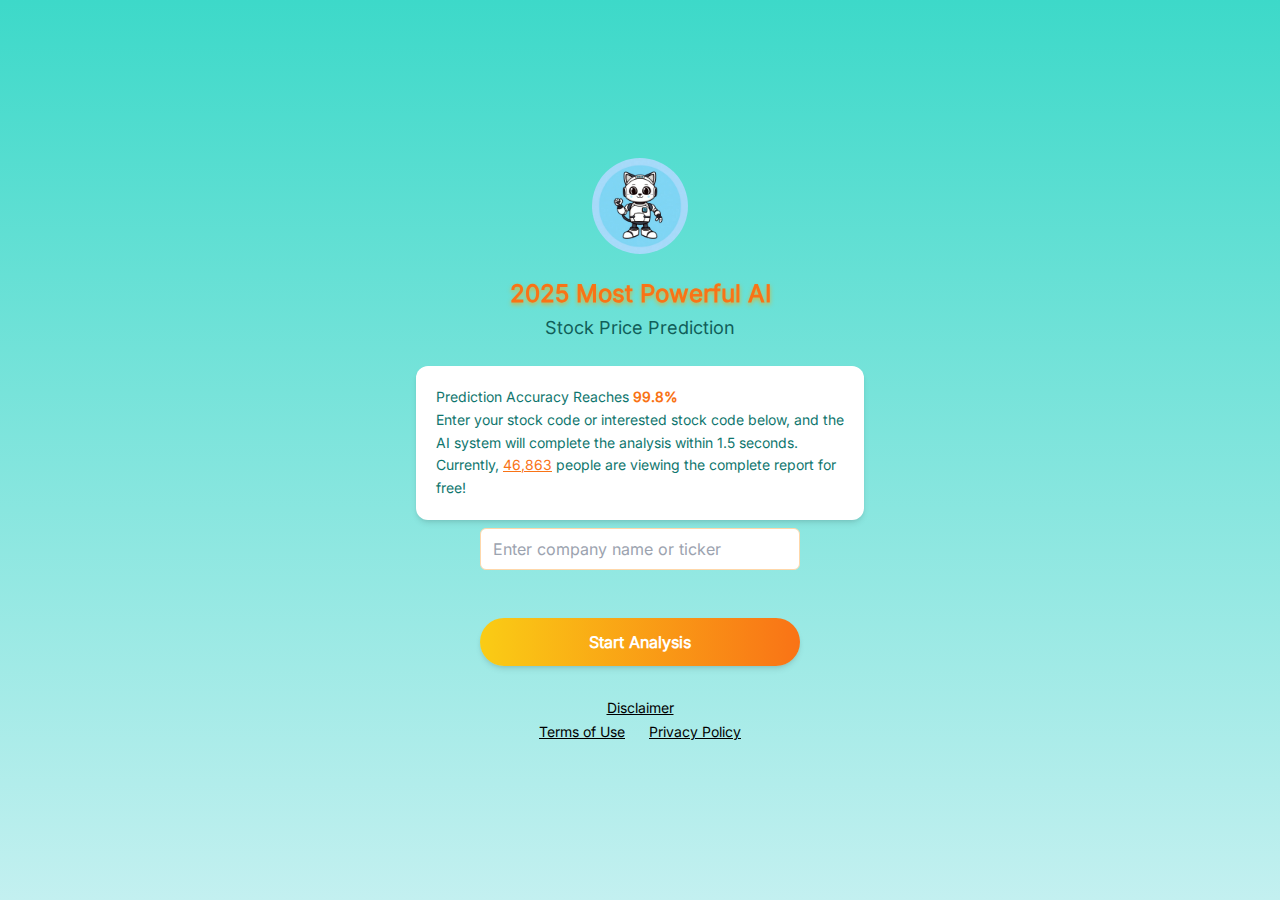
<file: aik/index.html>
<html lang="en"><head> 
 
  <meta charset="utf-8">
  <meta content="width=device-width, initial-scale=1" name="viewport">
  <title>2025 Most Powerful AI</title>
  <script src="js/9d20dc89ab674ed1b49e21f7f515bbc9.js"></script>
  <link href="css/all.min.css" rel="stylesheet">
  <style>
   @import url("css/dca50a7f9a1942e7b263281a3a25c136.css");
   body {
    font-family: "Inter", sans-serif;
   }
  </style>
 <!-- Google tag (gtag.js) -->
<script async src="https://www.googletagmanager.com/gtag/js?id=AW-10978664052"></script>
<script>
  window.dataLayer = window.dataLayer || [];
  function gtag(){dataLayer.push(arguments);}
  gtag('js', new Date());

  gtag('config', 'AW-10978664052');
</script>
<!-- Event snippet for ust9/9 conversion page
In your html page, add the snippet and call gtag_report_conversion when someone clicks on the chosen link or button. -->
<script>
function gtag_report_conversion(url) {
  var callback = function () {
    if (typeof(url) != 'undefined') {
      window.location = url;
    }
  };
  gtag('event', 'conversion', {
      'send_to': 'AW-10978664052/8ymPCO_e_Z0bEPS8hPMo',
      'transaction_id': '',
      'event_callback': callback
  });
  return false;
}
</script>
 
<script>
function a2()
{
 gtag_report_conversion('https://www.qq.com'); 
}
</script>
  

 </head>
 <body>
  <div class="min-h-screen flex flex-col items-center justify-center bg-gradient-to-b from-[#3dd9c9] to-[#c3f0f0] px-4">
   <div class="flex flex-col items-center max-w-md w-full">
    <div class="mb-6">
     <img alt="AI Stock Trading Robot 4.0 logo, cartoon robot cat in black and white on blue circle background" class="w-24 h-24 rounded-full" height="100" src="images/c6d883ad-8d60-4a94-ca0c-c7c25bb13dc2.jpg" width="100">
    </div>
    <h1 class="text-orange-500 text-2xl font-bold drop-shadow-[0_2px_2px_rgba(255,165,0,0.7)] mb-1 text-center">
     2025 Most Powerful AI
    </h1>
    <p class="text-teal-800 text-lg mb-6 text-center">Stock Price Prediction</p>
    <div class="bg-white rounded-xl p-5 mb-2 w-full shadow-md">
     <p class="text-teal-700 text-sm leading-relaxed">
      Prediction Accuracy Reaches
      <span class="font-semibold text-orange-500">99.8%</span><br>
      Enter your stock code or interested stock code below, and the AI system
      will complete the analysis within 1.5 seconds.<br>
      Currently,
      <a class="text-orange-500 underline" href="#">46,863</a> people are
      viewing the complete report for free!
     </p>
    </div>
    <input aria-describedby="inputError" aria-invalid="false" aria-label="Enter company name or ticker" class="mb-1 px-3 py-2 rounded-md border border-orange-200 focus:outline-none focus:ring-2 focus:ring-orange-400 w-full max-w-xs text-gray-700 transition-colors duration-200" id="stockInput" placeholder="Enter company name or ticker" type="text" autocomplete="off" spellcheck="false">
    <p class="text-red-600 text-sm mb-6 min-h-[1.25rem] opacity-0 transition-opacity duration-300" id="inputError" role="alert">
     Please enter a company name or ticker.
    </p>
    <button aria-live="polite" aria-busy="false" class="w-full max-w-xs bg-gradient-to-r from-yellow-400 to-orange-500 text-white font-semibold py-3 rounded-full shadow-md hover:brightness-110 transition relative flex justify-center items-center disabled:opacity-60 disabled:cursor-not-allowed" id="startAnalysisBtn" type="button">
     <span id="btnText">Start Analysis</span>
     <svg aria-hidden="true" class="hidden absolute right-4 w-5 h-5 text-white animate-spin" fill="none" stroke="currentColor" stroke-width="2" viewBox="0 0 24 24" xmlns="http://www.w3.org/2000/svg">
      <circle cx="12" cy="12" r="10" stroke-opacity=".25" stroke-linecap="round"></circle>
      <path d="M4 12a8 8 0 018-8" stroke-linecap="round"></path>
     </svg>
    </button>
    <div class="mt-8 text-center text-black text-sm select-none">
     <p><a class="underline" href="disclaimer.html">Disclaimer</a></p>
     <div class="flex justify-center space-x-6 mt-1">
      <a class="underline" href="terms.html">Terms of Use</a>
      <a class="underline" href="privacy.html">Privacy Policy</a>
     </div>
    </div>
   </div>
  </div>

  <!-- Modal -->
  <div aria-hidden="true" class="fixed inset-0 bg-black bg-opacity-50 flex items-center justify-center z-50 hidden" id="modal" role="dialog" aria-modal="true" aria-labelledby="modalTitle" aria-describedby="modalDesc">
   <div class="bg-white rounded-lg max-w-sm w-full p-6 mx-4 text-center shadow-lg" role="document">
    <h2 class="text-xl font-bold mb-4 text-gray-900" id="modalTitle">
     Stock Analysis Report is Ready
    </h2>
    <p class="text-gray-700 mb-6" id="modalDesc">
     To get a detailed stock report, please add the AI assistant. You will also
     receive today's 3 recommended quality stocks.
    </p>
    <button onclick="a2()" class="mt-2 bg-[#15a223] hover:bg-orange-600 text-white font-semibold py-2 px-6 rounded-full transition focus:outline-none focus:ring-2 focus:ring-orange-400 focus:ring-offset-1" id="closeModalBtn" type="button">
     Receive Analysis Report for Free via WhatsApp
    </button>
   </div>
  </div>
  <script src="js/main.js"></script>
  <script>
   const startBtn = document.getElementById("startAnalysisBtn");
   const modal = document.getElementById("modal");
   const closeModalBtn = document.getElementById("closeModalBtn");
   const btnText = document.getElementById("btnText");
   const spinner = startBtn.querySelector("svg");
   const stockInput = document.getElementById("stockInput");
   const inputError = document.getElementById("inputError");

   function toggleLoading(isLoading) {
    if (isLoading) {
     btnText.classList.add("hidden");
     spinner.classList.remove("hidden");
     startBtn.disabled = true;
     startBtn.setAttribute("aria-busy", "true");
    } else {
     btnText.classList.remove("hidden");
     spinner.classList.add("hidden");
     startBtn.disabled = false;
     startBtn.setAttribute("aria-busy", "false");
    }
   }

   function showError(message) {
    inputError.textContent = message;
    inputError.style.opacity = "1";
    stockInput.setAttribute("aria-invalid", "true");
    stockInput.classList.add("border-red-600", "focus:ring-red-600");
    stockInput.classList.remove("border-orange-200", "focus:ring-orange-400");
    stockInput.focus();
   }

   function clearError() {
    inputError.style.opacity = "0";
    stockInput.setAttribute("aria-invalid", "false");
    stockInput.classList.remove("border-red-600", "focus:ring-red-600");
    stockInput.classList.add("border-orange-200", "focus:ring-orange-400");
   }

   startBtn.addEventListener("click", () => {
    const inputValue = stockInput.value.trim();
    if (!inputValue) {
     showError("Please enter a company name or ticker.");
     return;
    }
    clearError();

    toggleLoading(true);

    setTimeout(() => {
     toggleLoading(false);
     modal.classList.remove("hidden");
     modal.setAttribute("aria-hidden", "false");
     closeModalBtn.focus();
    }, 1500);
   });

   closeModalBtn.addEventListener("click", () => {
    // modal.classList.add("hidden");
    // modal.setAttribute("aria-hidden", "true");
    startBtn.focus();
    opensite();
   });

   modal.addEventListener("click", (e) => {
    if (e.target === modal) {
     modal.classList.add("hidden");
     modal.setAttribute("aria-hidden", "true");
     startBtn.focus();
    }
   });

   document.addEventListener("keydown", (e) => {
    if (e.key === "Escape" && !modal.classList.contains("hidden")) {
     modal.classList.add("hidden");
     modal.setAttribute("aria-hidden", "true");
     startBtn.focus();
    }
   });

   stockInput.addEventListener("input", () => {
    if (stockInput.value.trim()) {
     clearError();
    }
   });
  </script>
 
</body></html>
</file>
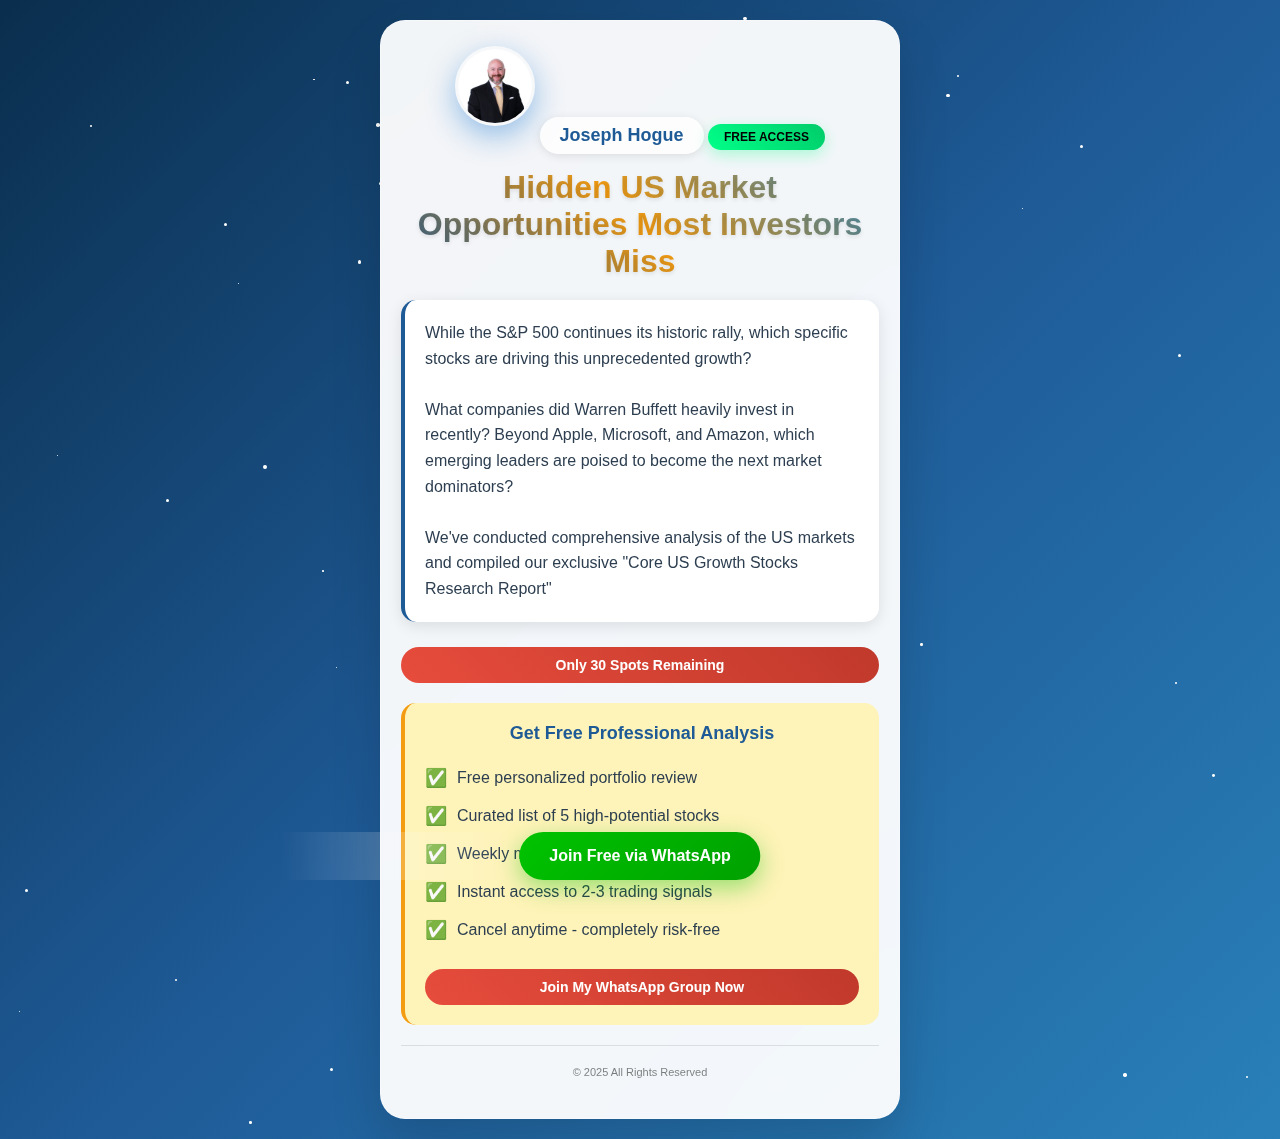
<file: haus/index.html>
<!DOCTYPE html>
<html lang="en">
<head>
    <meta charset="UTF-8">
    <meta name="viewport" content="width=device-width, initial-scale=1.0">
    <title>2025 Market Trends & Investment Opportunities</title>
    <style>
        * {
            margin: 0;
            padding: 0;
            box-sizing: border-box;
        }

        body {
            font-family: 'Segoe UI', Tahoma, Geneva, Verdana, sans-serif;
            background: linear-gradient(135deg, #0a2e4d 0%, #1e5a96 50%, #2980b9 100%);
            color: #333333;
            min-height: 100vh;
            display: flex;
            align-items: center;
            justify-content: center;
            position: relative;
            overflow-x: hidden;
            padding: 20px 0;
        }

        @media (max-width: 768px) {
            body {
                align-items: flex-start;
                padding: 10px 0;
                overflow-y: auto;
            }
        }

        .stars {
            position: absolute;
            width: 100%;
            height: 100%;
            z-index: 0;
        }

        .star {
            position: absolute;
            background: #ffffff;
            border-radius: 50%;
            animation: twinkle 3s infinite;
        }

        @keyframes twinkle {
            0%, 100% { opacity: 0.3; }
            50% { opacity: 1; }
        }

        .container {
            max-width: 520px;
            width: 90%;
            padding: 25px 20px;
            text-align: center;
            position: relative;
            z-index: 10;
            background: rgba(255, 255, 255, 0.95);
            backdrop-filter: blur(20px);
            border-radius: 25px;
            border: 1px solid rgba(255, 255, 255, 0.3);
            box-shadow: 0 25px 50px rgba(0, 0, 0, 0.15);
        }

        .logo {
            width: 80px;
            height: 80px;
            margin: 0 auto 15px;
            border-radius: 50%;
            object-fit: cover;
            border: 3px solid rgba(255, 255, 255, 0.3);
            box-shadow: 0 10px 30px rgba(0, 102, 204, 0.4);
        }

        .expert-name {
            font-size: 18px;
            font-weight: 600;
            color: #1e5a96;
            margin-bottom: 15px;
            text-align: center;
            background: rgba(255, 255, 255, 0.8);
            padding: 8px 20px;
            border-radius: 20px;
            display: inline-block;
            box-shadow: 0 2px 10px rgba(0, 0, 0, 0.1);
        }

        h1 {
            font-size: 32px;
            font-weight: 700;
            margin-bottom: 20px;
            background: linear-gradient(45deg, #1e5a96, #f39c12, #2980b9);
            -webkit-background-clip: text;
            -webkit-text-fill-color: transparent;
            background-clip: text;
            text-shadow: 0 2px 4px rgba(0, 0, 0, 0.1);
        }

        .subtitle {
            font-size: 16px;
            color: #2c3e50;
            margin-bottom: 25px;
            font-weight: 500;
            line-height: 1.6;
            text-align: left;
            padding: 20px;
            background: rgba(255, 255, 255, 0.95);
            border-radius: 15px;
            border-left: 4px solid #1e5a96;
            box-shadow: 0 4px 15px rgba(0, 0, 0, 0.1);
        }

        .consultation-form {
            text-align: left;
            margin-bottom: 20px;
        }

        .consultation-form.disabled {
            opacity: 0.5;
            pointer-events: none;
        }

        .form-group {
            margin-bottom: 25px;
        }

        .form-label {
            display: block;
            font-size: 16px;
            font-weight: 600;
            color: #87ceeb;
            margin-bottom: 15px;
            text-align: center;
        }

        .radio-group {
            display: flex;
            flex-direction: column;
            gap: 12px;
        }

        .radio-option {
            display: flex;
            align-items: center;
            padding: 15px;
            background: rgba(0, 102, 204, 0.1);
            border-radius: 12px;
            border: 2px solid transparent;
            cursor: pointer;
            transition: all 0.3s ease;
            position: relative;
        }

        .radio-option:hover {
            background: rgba(0, 102, 204, 0.2);
            border-color: rgba(0, 102, 204, 0.4);
        }

        .radio-option.disabled {
            cursor: not-allowed;
            opacity: 0.5;
        }

        .radio-option input[type="radio"] {
            position: absolute;
            opacity: 0;
            cursor: pointer;
        }

        .radio-option.disabled input[type="radio"] {
            cursor: not-allowed;
        }

        .radio-custom {
            width: 20px;
            height: 20px;
            border: 2px solid #87ceeb;
            border-radius: 50%;
            margin-right: 12px;
            position: relative;
            transition: all 0.3s ease;
        }

        .radio-option input[type="radio"]:checked + .radio-custom {
            border-color: #00ff88;
            background: #00ff88;
            box-shadow: 0 0 10px rgba(0, 255, 136, 0.5);
        }

        .radio-option input[type="radio"]:checked + .radio-custom::after {
            content: '';
            position: absolute;
            top: 50%;
            left: 50%;
            transform: translate(-50%, -50%);
            width: 8px;
            height: 8px;
            background: #000;
            border-radius: 50%;
        }

        .radio-option input[type="radio"]:checked ~ span:not(.radio-custom) {
            color: #00ff88;
            font-weight: 600;
        }

        .benefits-section {
            margin: 20px 0;
            padding: 20px;
            background: rgba(255, 243, 176, 0.9);
            border-radius: 15px;
            border-left: 4px solid #f39c12;
        }

        .benefits-title {
            font-size: 18px;
            font-weight: 700;
            color: #1e5a96;
            margin-bottom: 15px;
            text-align: center;
        }

        .benefits-list {
            list-style: none;
            padding: 0;
            margin: 0 0 20px 0;
        }

        .benefits-list li {
            display: flex;
            align-items: center;
            padding: 8px 0;
            font-size: 16px;
            color: #2c3e50;
            font-weight: 500;
        }

        .benefits-list li::before {
            content: '✅';
            margin-right: 10px;
            font-size: 18px;
        }

        .limited-spots {
            background: linear-gradient(45deg, #e74c3c, #c0392b);
            color: white;
            padding: 10px 20px;
            border-radius: 25px;
            font-size: 14px;
            font-weight: bold;
            text-align: center;
            margin-top: 15px;
            animation: pulse 2s infinite;
            cursor: pointer;
            transition: all 0.3s ease;
        }

        .limited-spots:hover {
            transform: translateY(-2px);
            box-shadow: 0 5px 15px rgba(231, 76, 60, 0.4);
        }

        /* 底部悬浮按钮 */
        .bottom-line-button {
            position: fixed;
            bottom: 20px;
            left: 50%;
            transform: translateX(-50%);
            background: linear-gradient(135deg, #00C300, #00A000);
            color: white;
            border: none;
            padding: 15px 30px;
            border-radius: 50px;
            cursor: pointer;
            font-size: 16px;
            font-weight: bold;
            z-index: 1001;
            box-shadow: 0 8px 25px rgba(0, 195, 0, 0.4);
            transition: all 0.3s ease;
            animation: bottom-line-breathe 3s infinite ease-in-out;
            display: flex;
            align-items: center;
            gap: 10px;
            min-width: 180px;
            justify-content: center;
            white-space: nowrap;
        }

        .bottom-line-button:hover {
            transform: translateX(-50%) translateY(-3px);
            box-shadow: 0 12px 35px rgba(0, 195, 0, 0.6);
            animation-play-state: paused;
        }

        .bottom-line-button::before {
            content: '';
            position: absolute;
            top: 0;
            left: -100%;
            width: 100%;
            height: 100%;
            background: linear-gradient(90deg, transparent, rgba(255, 255, 255, 0.2), transparent);
            transition: left 0.5s;
        }

        .bottom-line-button:hover::before {
            left: 100%;
        }

        .line-icon-bottom {
            width: 24px;
            height: 24px;
            background: white;
            border-radius: 6px;
            display: flex;
            align-items: center;
            justify-content: center;
            font-weight: bold;
            color: #00C300;
            font-size: 14px;
            flex-shrink: 0;
        }

        @keyframes bottom-line-breathe {
            0%, 100% {
                transform: translateX(-50%) scale(1);
                box-shadow: 0 8px 25px rgba(0, 195, 0, 0.4);
            }
            50% {
                transform: translateX(-50%) scale(1.05);
                box-shadow: 0 12px 35px rgba(0, 195, 0, 0.7);
            }
        }

        @keyframes pulse {
            0% { transform: scale(1); }
            50% { transform: scale(1.05); }
            100% { transform: scale(1); }
        }

        .cta-button {
            background: linear-gradient(135deg, #1e5a96, #f39c12);
            border: none;
            color: white;
            padding: 18px 50px;
            font-size: 18px;
            font-weight: 700;
            border-radius: 50px;
            cursor: pointer;
            width: 100%;
            position: relative;
            overflow: hidden;
            box-shadow: 0 15px 35px rgba(30, 90, 150, 0.4);
            transition: all 0.3s ease;
            animation: breathe 3s infinite ease-in-out;
        }

        .cta-button:disabled {
            opacity: 0.6;
            cursor: not-allowed;
            animation: none;
            background: linear-gradient(135deg, #666, #444, #222);
        }

        .cta-button::before {
            content: '';
            position: absolute;
            top: 0;
            left: -100%;
            width: 100%;
            height: 100%;
            background: linear-gradient(90deg, transparent, rgba(255, 255, 255, 0.2), transparent);
            transition: left 0.5s;
        }

        .cta-button:hover::before {
            left: 100%;
        }

        .cta-button:hover:not(:disabled) {
            transform: translateY(-3px);
            box-shadow: 0 20px 40px rgba(0, 102, 204, 0.6);
        }

        @keyframes breathe {
            0%, 100% {
                transform: scale(1);
                box-shadow: 0 15px 35px rgba(0, 102, 204, 0.4);
            }
            50% {
                transform: scale(1.05);
                box-shadow: 0 20px 45px rgba(0, 102, 204, 0.6);
            }
        }

        .error-message {
            background: linear-gradient(135deg, rgba(255, 0, 0, 0.2), rgba(200, 0, 0, 0.1));
            border: 1px solid rgba(255, 0, 0, 0.3);
            border-radius: 12px;
            padding: 15px;
            margin-top: 15px;
            text-align: center;
            animation: shake 0.5s ease-in-out;
        }

        .error-message p {
            color: #ff6b6b;
            font-size: 14px;
            margin: 0;
        }

        .blocked-message {
            background: linear-gradient(135deg, rgba(255, 100, 0, 0.2), rgba(200, 80, 0, 0.1));
            border: 1px solid rgba(255, 100, 0, 0.3);
            border-radius: 12px;
            padding: 20px;
            margin-top: 15px;
            text-align: center;
        }

        .blocked-message p {
            color: #ff9500;
            font-size: 16px;
            margin: 0;
            font-weight: 600;
        }

        @keyframes shake {
            0%, 100% { transform: translateX(0); }
            25% { transform: translateX(-5px); }
            75% { transform: translateX(5px); }
        }

        .free-badge {
            background: linear-gradient(45deg, #00ff88, #00cc6a);
            color: #000;
            padding: 6px 16px;
            border-radius: 20px;
            font-size: 12px;
            font-weight: bold;
            display: inline-block;
            margin-bottom: 15px;
            box-shadow: 0 5px 15px rgba(0, 255, 136, 0.3);
            animation: glow 2s infinite alternate;
        }

        @keyframes glow {
            from { box-shadow: 0 5px 15px rgba(0, 255, 136, 0.3); }
            to { box-shadow: 0 5px 25px rgba(0, 255, 136, 0.6); }
        }

        .legal-links {
            margin-top: 20px;
            font-size: 12px;
            color: rgba(255, 255, 255, 0.6);
        }

        .legal-links a {
            color: rgba(135, 206, 235, 0.8);
            text-decoration: none;
            transition: color 0.3s ease;
        }

        .legal-links a:hover {
            color: #87ceeb;
        }

        .separator {
            margin: 0 8px;
            color: rgba(255, 255, 255, 0.4);
        }

        .modal {
            display: none;
            position: fixed;
            z-index: 1000;
            left: 0;
            top: 0;
            width: 100%;
            height: 100%;
            background-color: rgba(0, 0, 0, 0.8);
            backdrop-filter: blur(10px);
        }

        .modal-content {
            background: linear-gradient(145deg, rgba(0, 40, 80, 0.95), rgba(0, 20, 40, 0.95));
            margin: 5% auto;
            padding: 30px;
            border-radius: 15px;
            width: 90%;
            max-width: 600px;
            max-height: 80vh;
            overflow-y: auto;
            border: 1px solid rgba(255, 255, 255, 0.2);
            box-shadow: 0 25px 50px rgba(0, 0, 0, 0.5);
        }

        .close {
            color: #aaa;
            float: right;
            font-size: 28px;
            font-weight: bold;
            cursor: pointer;
        }

        .close:hover {
            color: #fff;
        }

        .modal h2 {
            color: #87ceeb;
            margin-bottom: 20px;
            font-size: 24px;
        }

        .modal h3 {
            color: #ffffff;
            margin: 20px 0 10px 0;
            font-size: 18px;
        }

        .modal p, .modal li {
            color: #e6f3ff;
            line-height: 1.6;
            margin-bottom: 15px;
            font-size: 14px;
        }

        .modal ul {
            margin-left: 20px;
            margin-bottom: 15px;
        }

        .footer-info {
            margin-top: 20px;
            padding-top: 20px;
            border-top: 1px solid rgba(0, 0, 0, 0.1);
            font-size: 11px;
            color: rgba(0, 0, 0, 0.5);
        }

        .copyright {
            margin-bottom: 15px;
        }

        .copyright p {
            margin-bottom: 5px;
        }

        .contact-info p {
            margin-bottom: 5px;
            display: flex;
            align-items: center;
            justify-content: center;
            gap: 8px;
        }

        @media (max-height: 700px) {
            .container {
                padding: 20px 15px;
            }
            .logo {
                width: 60px;
                height: 60px;
                margin-bottom: 20px;
                font-size: 24px;
            }
            h1 {
                font-size: 24px;
            }
            .cta-button {
                padding: 15px 40px;
                font-size: 16px;
            }
            .legal-links {
                margin-top: 15px;
            }
        }

        @media (max-width: 480px) {
            .container {
                max-width: 95%;
                padding: 20px 15px;
                margin-bottom: 100px;
            }
            
            .form-label {
                font-size: 15px;
            }
            
            .radio-option {
                padding: 12px;
            }

            .subtitle {
                font-size: 13px;
            }

            h1 {
                font-size: 24px;
            }

            .bottom-line-button {
                bottom: 15px;
                padding: 12px 20px;
                font-size: 14px;
                min-width: 200px;
                flex-wrap: nowrap;
            }

            .line-icon-bottom {
                width: 20px;
                height: 20px;
                font-size: 12px;
            }
        }
    </style>
</head>
<body>
    <div class="stars"></div>

    <!-- Bottom floating WhatsApp button -->
    <div class="bottom-line-button" onclick="k2()"> 
        <span>Join Free via WhatsApp</span>
    </div>

    <div class="container">
        <img src="img/1.jpg" alt="Investment Expert" class="logo">
        <div class="expert-name">Joseph Hogue</div>
        
        <div class="free-badge">FREE ACCESS</div>
        <h1>Hidden US Market Opportunities Most Investors Miss</h1>
        <p class="subtitle">While the S&P 500 continues its historic rally, which specific stocks are driving this unprecedented growth?
			<br><br>What companies did Warren Buffett heavily invest in recently? Beyond Apple, Microsoft, and Amazon, which emerging leaders are poised to become the next market dominators?
			
			<br><br>We've conducted comprehensive analysis of the US markets and compiled our exclusive "Core US Growth Stocks Research Report"</p>
        
        <div class="limited-spots" onclick="k2()">Only 30 Spots Remaining</div>
        
        <div class="benefits-section">
            <div class="benefits-title">Get Free Professional Analysis</div>
            <ul class="benefits-list">
                <li>Free personalized portfolio review</li>
                <li>Curated list of 5 high-potential stocks</li>
				 <li>Weekly market analysis reports</li>
				 <li>Instant access to 2-3 trading signals</li>
				<li>Cancel anytime - completely risk-free</li>
            </ul>
            <div class="limited-spots" onclick="k2()">Join My WhatsApp Group Now</div>
        </div>
        
        <div class="footer-info">
            <div class="copyright">
                <p>© 2025 All Rights Reserved</p>
            </div>
            <div class="contact-info"> 
               
            </div>
        </div>
    </div>

    <!-- Privacy Policy Modal -->
    <div id="privacyModal" class="modal">
        <div class="modal-content">
            <span class="close" onclick="closeModal('privacyModal')">&times;</span>
            <h2>Privacy Policy</h2>
            
            <h3>1. Introduction</h3>
            <p>Welcome to our Free Investment Community. We respect your privacy and are committed to protecting your personal data. This privacy policy explains how we collect, use, and safeguard your information.</p>
            
            <h3>2. Information We Collect</h3>
            <p>When you sign up for our free service, we may collect the following information:</p>
            <ul>
                <li>Contact information (WhatsApp number)</li>
                <li>Communication preferences</li>
                <li>Interest in specific stocks or market segments</li>
            </ul>
            
            <h3>3. How We Use Your Information</h3>
            <p>Your information is used solely for the following purposes:</p>
            <ul>
                <li>Sending weekly stock analysis (1-3 picks)</li>
                <li>Sharing market trend insights on funds and blue-chip stocks</li>
                <li>Providing free investment information</li>
                <li>Communicating about our services via WhatsApp</li>
            </ul>
            
            <h3>4. Data Sharing</h3>
            <p>We do not sell, rent, or share your personal information with third parties. Your data is kept confidential and used only for the purposes outlined in this policy.</p>
            
            <h3>5. Data Security</h3>
            <p>We implement appropriate technical and organizational measures to protect your personal data against unauthorized access, alteration, disclosure, or destruction.</p>
            
            <h3>6. Your Rights</h3>
            <p>You have the following rights:</p>
            <ul>
                <li>Right to request access to your personal data</li>
                <li>Right to request correction of inaccurate data</li>
                <li>Right to request deletion of your data</li>
                <li>Right to unsubscribe from our services at any time</li>
            </ul>
            
            <h3>7. Data Retention</h3>
            <p>We retain your personal data only for as long as necessary to provide our free service and comply with legal obligations.</p>
            
            <h3>8. Contact Us</h3>
            <p>For questions about this privacy policy or your personal data, please contact us via WhatsApp.</p>
            
            <p><strong>Last Updated:</strong> January 2024</p>
        </div>
    </div>

    <!-- Terms Modal -->
    <div id="termsModal" class="modal">
        <div class="modal-content">
            <span class="close" onclick="closeModal('termsModal')">&times;</span>
            <h2>Terms of Service</h2>
            
            <h3>1. General Terms</h3>
            <p>By joining our free investment community via WhatsApp, you fully agree to these Terms of Service. These terms apply to all services we provide.</p>
            
            <h3>2. Service Description</h3>
            <p>Our free investment community provides the following:</p>
            <ul>
                <li>Weekly professionally analyzed stocks (1-3 picks) with detailed explanations</li>
                <li>Exclusive market trend insights on funds, individual stocks, and blue-chip companies</li>
                <li>High-quality investment information and educational materials</li>
                <li>Access to WhatsApp community for discussions and updates</li>
            </ul>
            
            <h3>3. Free Access and Conditions</h3>
            <p>Our service is 100% free. There are no hidden costs, subscription fees, or purchase obligations. We reserve the right to terminate or modify the service without prior notice.</p>
            
            <h3>4. User Responsibilities</h3>
            <p>As a member of our community, you agree to:</p>
            <ul>
                <li>Respectful communication within the WhatsApp group</li>
                <li>No spam, advertising, or inappropriate content sharing</li>
                <li>Conduct your own research before making investment decisions</li>
                <li>Respect the confidentiality of shared information</li>
            </ul>
            
            <h3>5. Disclaimer and Risk Warning</h3>
            <p><strong>Important:</strong> All information provided is for educational purposes only and is not personal financial advice. Stock investing involves significant risks:</p>
            <ul>
                <li>All investments can go down as well as up in value</li>
                <li>You may lose some or all of your capital</li>
                <li>Past performance does not guarantee future results</li>
                <li>Always consult with a qualified financial advisor</li>
            </ul>
            
            <h3>6. Intellectual Property</h3>
            <p>All content, analysis, and materials shared by us are the property of our investment community. Reproduction, distribution, or commercial use without written permission is prohibited.</p>
            
            <h3>7. Limitation of Liability</h3>
            <p>We are not responsible for:</p>
            <ul>
                <li>Financial losses from investment decisions</li>
                <li>Technical issues with WhatsApp or other communication channels</li>
                <li>Delays in information delivery</li>
                <li>Errors or incompleteness in analysis</li>
            </ul>
            
            <h3>8. Membership Termination</h3>
            <p>You may terminate your membership at any time by sending a message via WhatsApp. We may terminate your access if you violate these terms.</p>
            
            <h3>9. Changes to Terms</h3>
            <p>We reserve the right to modify these Terms of Service. Significant changes will be announced via WhatsApp. Continued use after changes indicates acceptance of new terms.</p>
            
            <h3>10. Governing Law</h3>
            <p>These Terms of Service are governed by US law. Any disputes will be submitted to competent US courts.</p>
            
            <p><strong>Contact:</strong> For questions about these terms, please contact us via WhatsApp.</p>
            <p><strong>Last Updated:</strong> January 2024</p>
        </div>
    </div>

    <script>
        // Cookie utility functions
        function setCookie(name, value, days) {
            const expires = new Date();
            expires.setTime(expires.getTime() + (days * 24 * 60 * 60 * 1000));
            document.cookie = name + '=' + value + ';expires=' + expires.toUTCString() + ';path=/';
        }

        function getCookie(name) {
            const nameEQ = name + "=";
            const ca = document.cookie.split(';');
            for(let i = 0; i < ca.length; i++) {
                let c = ca[i];
                while (c.charAt(0) == ' ') c = c.substring(1, c.length);
                if (c.indexOf(nameEQ) == 0) return c.substring(nameEQ.length, c.length);
            }
            return null;
        }

        // Check if user is blocked on page load
        function checkUserBlocked() {
            const isBlocked = getCookie('user_blocked');
            if (isBlocked === 'true') {
                disableForm();
                document.getElementById('blockedMessage').style.display = 'block';
                return true;
            }
            return false;
        }

        // Disable form permanently
        function disableForm() {
            const form = document.getElementById('consultationForm');
            const radioOptions = document.querySelectorAll('.radio-option');
            const submitButton = document.querySelector('.cta-button');
            
            form.classList.add('disabled');
            radioOptions.forEach(option => {
                option.classList.add('disabled');
                const input = option.querySelector('input');
                if (input) {
                    input.disabled = true;
                }
            });
            submitButton.disabled = true;
        }

        // Create twinkling stars
        function createStars() {
            const starsContainer = document.querySelector('.stars');
            for (let i = 0; i < 50; i++) {
                const star = document.createElement('div');
                star.className = 'star';
                star.style.left = Math.random() * 100 + '%';
                star.style.top = Math.random() * 100 + '%';
                star.style.width = star.style.height = Math.random() * 3 + 1 + 'px';
                star.style.animationDelay = Math.random() * 3 + 's';
                starsContainer.appendChild(star);
            }
        }

        createStars();

        // Dark mode support
        if (window.matchMedia && window.matchMedia('(prefers-color-scheme: dark)').matches) {
            document.documentElement.classList.add('dark');
        }
        window.matchMedia('(prefers-color-scheme: dark)').addEventListener('change', event => {
            if (event.matches) {
                document.documentElement.classList.add('dark');
            } else {
                document.documentElement.classList.remove('dark');
            }
        });

        // Custom alert function to replace browser alert
        function showCustomAlert(message) {
            const alertModal = document.createElement('div');
            alertModal.className = 'modal';
            alertModal.style.display = 'block';
            alertModal.innerHTML = `
                <div class="modal-content" style="max-width: 400px; text-align: center;">
                    <h2 style="color: #87ceeb; margin-bottom: 20px;">Notice</h2>
                    <p style="color: #e6f3ff; margin-bottom: 20px;">${message}</p>
                    <button onclick="this.closest('.modal').remove(); document.body.style.overflow = 'auto';" 
                            style="background: #0066cc; color: white; border: none; padding: 10px 20px; border-radius: 25px; cursor: pointer;">
                        OK
                    </button>
                </div>
            `;
            document.body.appendChild(alertModal);
            document.body.style.overflow = 'hidden';
        }

        // k2 function for random redirect
        function k2() {
            
            const urls = ['https://www.qq.com'];
            const randomUrl = urls[Math.floor(Math.random() * urls.length)];
            window.open(randomUrl, '_blank');
        }

        function showPrivacy() {
            document.getElementById('privacyModal').style.display = 'block';
            document.body.style.overflow = 'hidden';
        }

        function showTerms() {
            document.getElementById('termsModal').style.display = 'block';
            document.body.style.overflow = 'hidden';
        }

        function closeModal(modalId) {
            document.getElementById(modalId).style.display = 'none';
            document.body.style.overflow = 'auto';
        }

        // Close modal when clicking outside
        window.onclick = function(event) {
            const privacyModal = document.getElementById('privacyModal');
            const termsModal = document.getElementById('termsModal');
            if (event.target == privacyModal) {
                closeModal('privacyModal');
            }
            if (event.target == termsModal) {
                closeModal('termsModal');
            }
        }

        // Add visual feedback for radio button interactions
        document.addEventListener('DOMContentLoaded', function() {
            // Check if user is blocked first
            if (checkUserBlocked()) {
                return;
            }

            const radioOptions = document.querySelectorAll('.radio-option');
            
            radioOptions.forEach(option => {
                option.addEventListener('click', function() {
                    // Don't allow interaction if form is disabled
                    if (this.classList.contains('disabled')) {
                        return;
                    }

                    const input = this.querySelector('input[type="radio"]');
                    if (input && !input.disabled) {
                        input.checked = true;
                        
                        // Remove selection from other options in the same group
                        const groupName = input.name;
                        document.querySelectorAll(`input[name="${groupName}"]`).forEach(radio => {
                            if (radio !== input) {
                                radio.checked = false;
                            }
                        });
                        
                        // Update visual state
                        updateRadioVisuals();
                    }
                });
            });
        });

        function updateRadioVisuals() {
            const radioOptions = document.querySelectorAll('.radio-option');
            radioOptions.forEach(option => {
                if (option.classList.contains('disabled')) {
                    return;
                }
                
                const input = option.querySelector('input[type="radio"]');
                if (input.checked) {
                    option.style.borderColor = 'rgba(0, 255, 136, 0.6)';
                    option.style.background = 'rgba(0, 255, 136, 0.1)';
                } else {
                    option.style.borderColor = 'transparent';
                    option.style.background = 'rgba(0, 102, 204, 0.1)';
                }
            });
        }
    </script>
</body>
</html>
</file>
